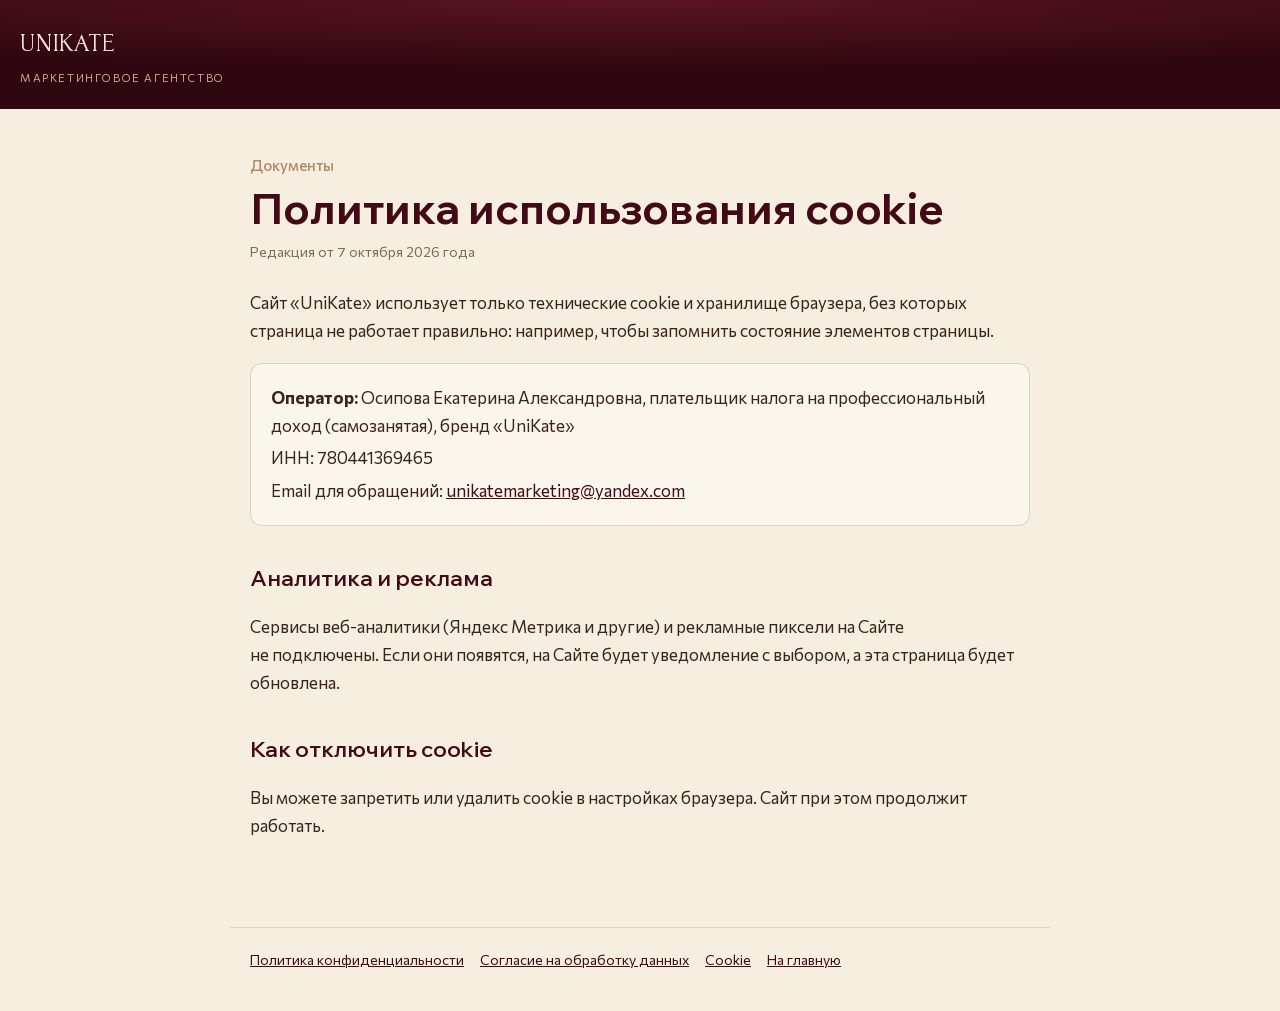
<file: new/cookies/index.html>
<!doctype html>
<html lang="ru"><head>
<meta charset="utf-8"><meta name="viewport" content="width=device-width,initial-scale=1">
<meta name="robots" content="noindex, nofollow">
<title>Политика использования cookie | UniKate</title>
<link href="../assets/gf/fonts.css" rel="stylesheet">
<style>
:root{--bordo:#420A17;--ink:#3A2418;--muted:#7D6C58;--caramel:#B08968;--vanilla:#F3EBD8}
*{box-sizing:border-box}
body{margin:0;background:#F6EEDF;color:var(--ink);font-family:'Commissioner',system-ui,sans-serif;font-size:17px;line-height:1.65}
header{background:radial-gradient(120% 90% at 50% 0%,#5A1422,#2E0710 72%);padding:22px 20px}
header a{color:#F3EBD8;text-decoration:none;font-family:'Forum',serif;font-size:26px;letter-spacing:.03em;text-transform:uppercase}
header span{display:block;font-size:11px;letter-spacing:1.6px;text-transform:uppercase;color:#CFA98C;margin-top:4px}
main{max-width:820px;margin:0 auto;padding:44px 20px 70px}
.eyebrow{color:var(--caramel);font-weight:500;font-size:15px;margin:0 0 6px}
h1{font-family:'Wix Madefor Display',sans-serif;font-weight:700;color:var(--bordo);font-size:clamp(28px,4vw,42px);line-height:1.2;margin:0 0 6px}
h2{font-family:'Wix Madefor Display',sans-serif;font-weight:600;color:var(--bordo);font-size:22px;margin:34px 0 10px}
.date{color:var(--muted);font-size:14px;margin:0 0 26px}
.card{background:#FBF6EC;border:1px solid rgba(176,137,104,.35);border-radius:12px;padding:16px 20px;margin:18px 0}
.card p{margin:4px 0}
a{color:var(--bordo)}
ul{padding-left:22px}
li{margin:4px 0}
footer{border-top:1px solid rgba(58,36,24,.12);max-width:820px;margin:0 auto;padding:20px 20px 40px;font-size:14px;color:var(--muted)}
footer a{margin-right:16px}
</style>
</head><body>
<header><a href="../">UniKate</a><span>Маркетинговое агентство</span></header>
<main>
<p class="eyebrow">Документы</p>
<h1>Политика использования cookie</h1>
<p class="date">Редакция от&nbsp;7 октября 2026 года</p>

<p>Сайт «UniKate» использует только технические cookie и&nbsp;хранилище браузера, без которых страница не&nbsp;работает правильно: например, чтобы запомнить состояние элементов страницы.</p>
<div class="card"><p><strong>Оператор:</strong> Осипова Екатерина Александровна, плательщик налога на&nbsp;профессиональный доход (самозанятая), бренд «UniKate»</p>
<p>ИНН: 780441369465</p><p>Email для обращений: <a href="mailto:unikatemarketing@yandex.com">unikatemarketing@yandex.com</a></p></div>
<h2>Аналитика и&nbsp;реклама</h2>
<p>Сервисы веб-аналитики (Яндекс&nbsp;Метрика и&nbsp;другие) и&nbsp;рекламные пиксели на&nbsp;Сайте не&nbsp;подключены. Если они появятся, на&nbsp;Сайте будет уведомление с&nbsp;выбором, а&nbsp;эта страница будет обновлена.</p>
<h2>Как отключить cookie</h2>
<p>Вы можете запретить или удалить cookie в&nbsp;настройках браузера. Сайт при этом продолжит работать.</p>

</main>
<footer><a href="../privacy/">Политика конфиденциальности</a><a href="../soglasie/">Согласие на&nbsp;обработку данных</a><a href="../cookies/">Cookie</a><a href="../">На&nbsp;главную</a></footer>
</body></html>
</file>
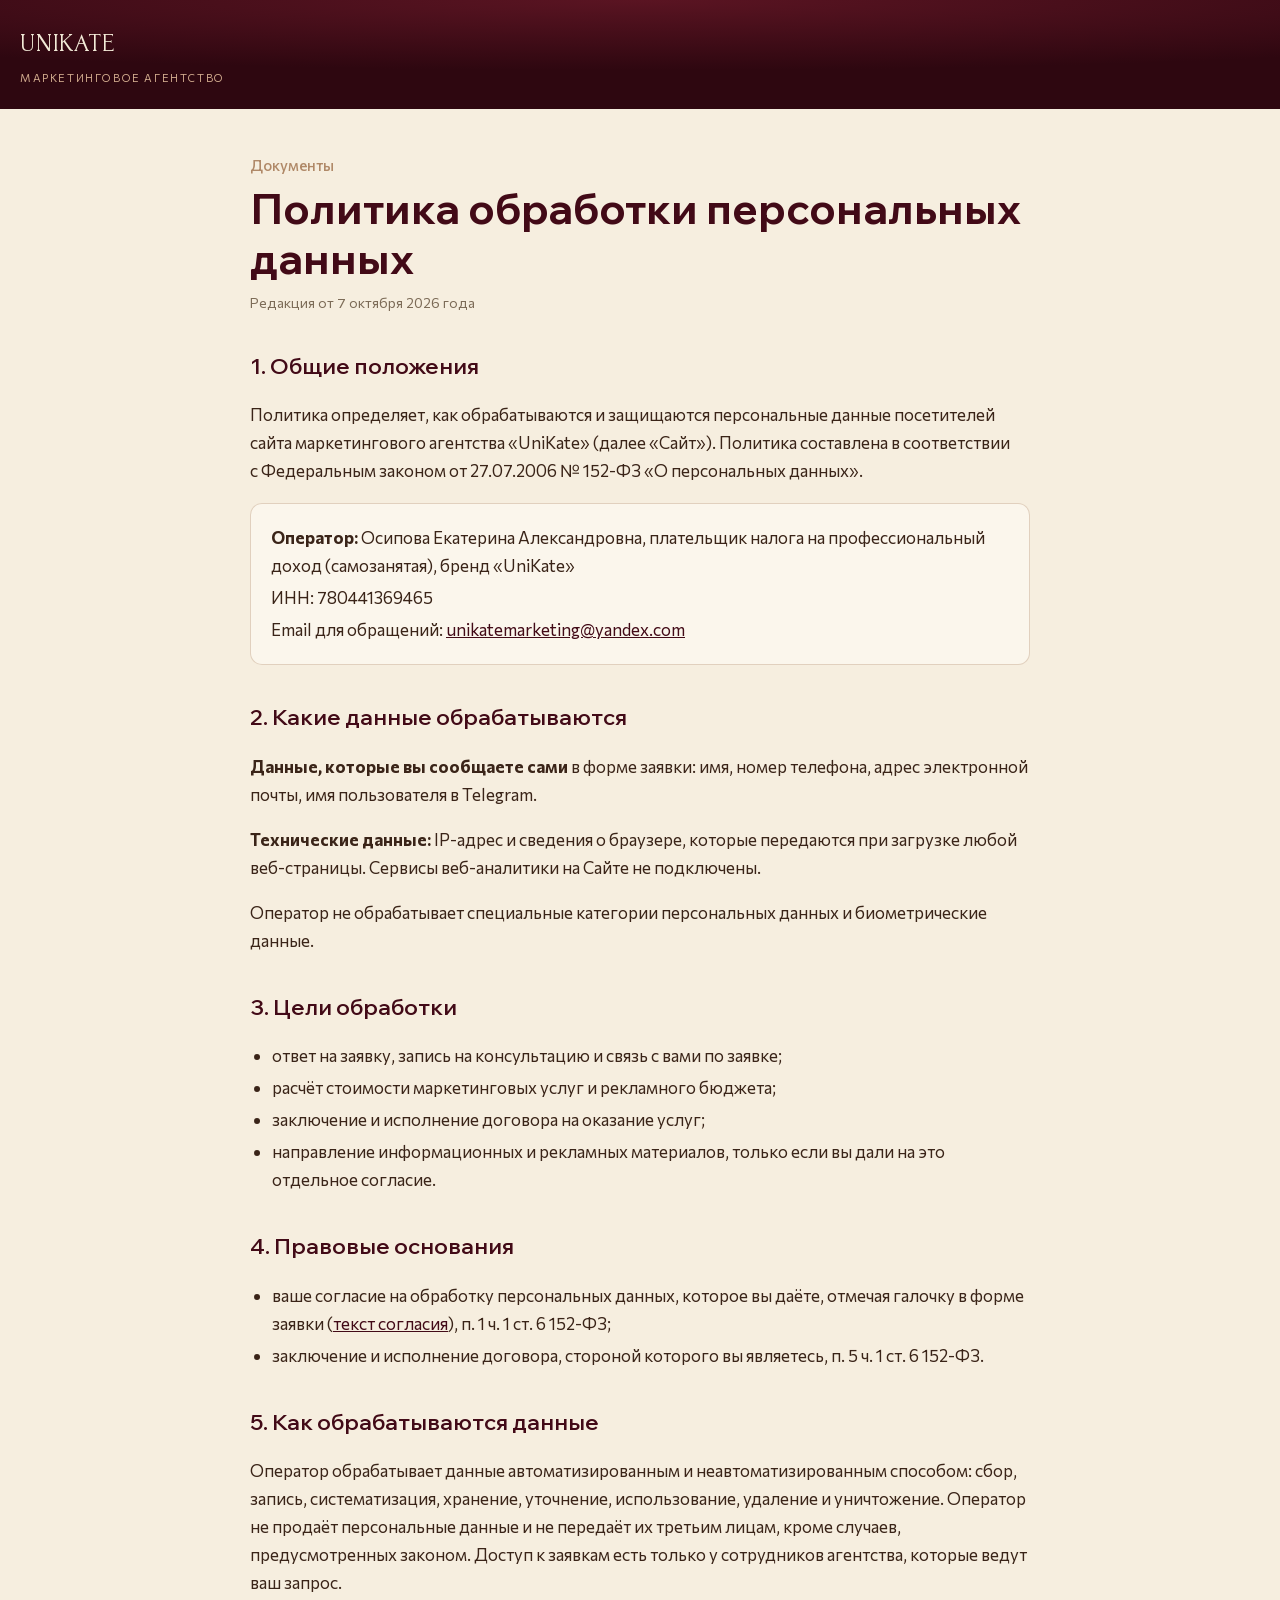
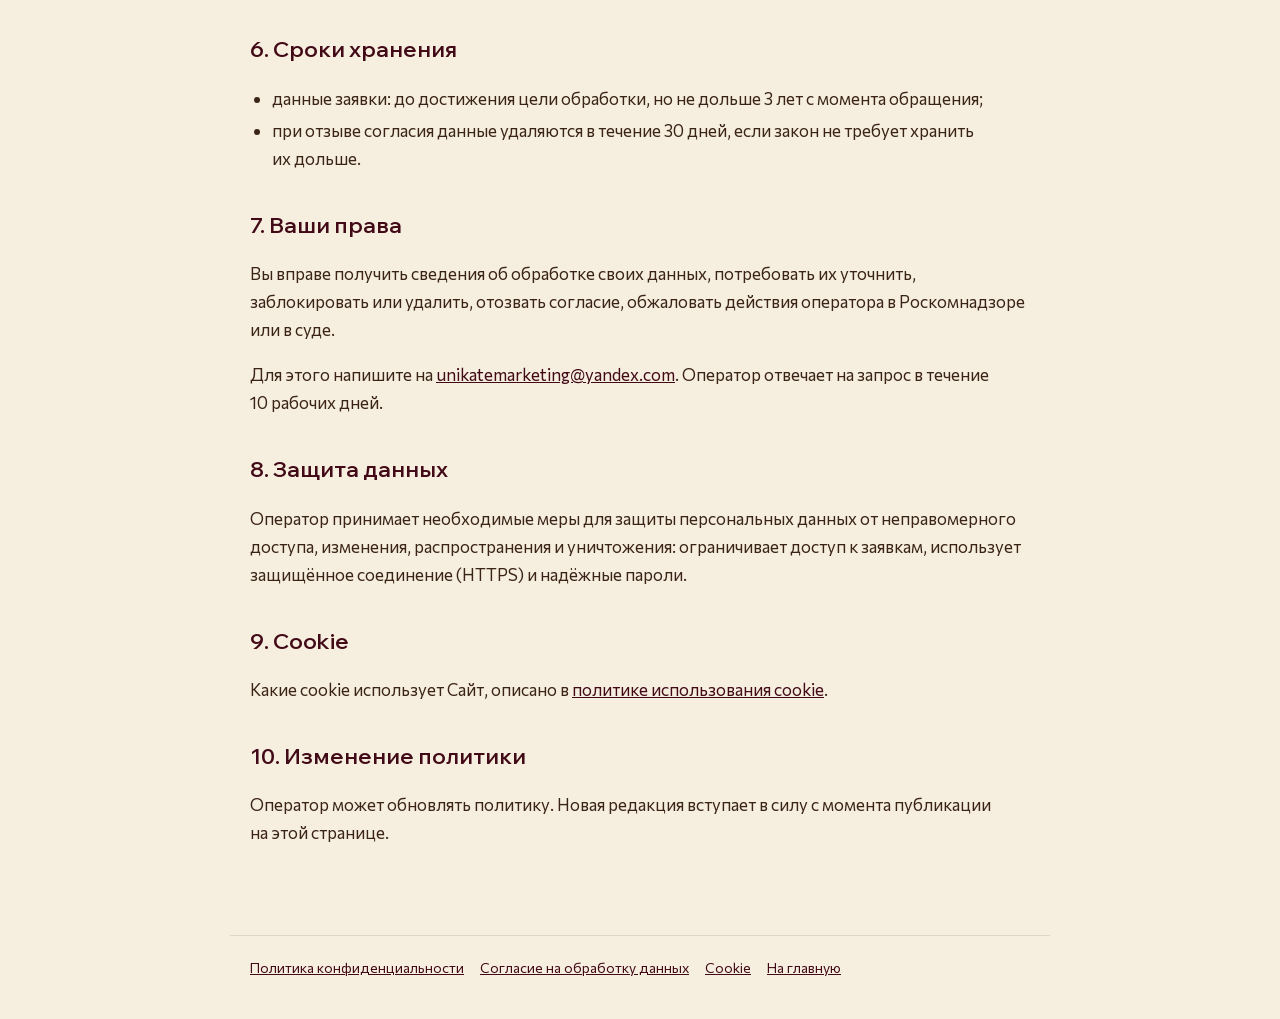
<file: new/privacy/index.html>
<!doctype html>
<html lang="ru"><head>
<meta charset="utf-8"><meta name="viewport" content="width=device-width,initial-scale=1">
<meta name="robots" content="noindex, nofollow">
<title>Политика обработки персональных данных | UniKate</title>
<link href="../assets/gf/fonts.css" rel="stylesheet">
<style>
:root{--bordo:#420A17;--ink:#3A2418;--muted:#7D6C58;--caramel:#B08968;--vanilla:#F3EBD8}
*{box-sizing:border-box}
body{margin:0;background:#F6EEDF;color:var(--ink);font-family:'Commissioner',system-ui,sans-serif;font-size:17px;line-height:1.65}
header{background:radial-gradient(120% 90% at 50% 0%,#5A1422,#2E0710 72%);padding:22px 20px}
header a{color:#F3EBD8;text-decoration:none;font-family:'Forum',serif;font-size:26px;letter-spacing:.03em;text-transform:uppercase}
header span{display:block;font-size:11px;letter-spacing:1.6px;text-transform:uppercase;color:#CFA98C;margin-top:4px}
main{max-width:820px;margin:0 auto;padding:44px 20px 70px}
.eyebrow{color:var(--caramel);font-weight:500;font-size:15px;margin:0 0 6px}
h1{font-family:'Wix Madefor Display',sans-serif;font-weight:700;color:var(--bordo);font-size:clamp(28px,4vw,42px);line-height:1.2;margin:0 0 6px}
h2{font-family:'Wix Madefor Display',sans-serif;font-weight:600;color:var(--bordo);font-size:22px;margin:34px 0 10px}
.date{color:var(--muted);font-size:14px;margin:0 0 26px}
.card{background:#FBF6EC;border:1px solid rgba(176,137,104,.35);border-radius:12px;padding:16px 20px;margin:18px 0}
.card p{margin:4px 0}
a{color:var(--bordo)}
ul{padding-left:22px}
li{margin:4px 0}
footer{border-top:1px solid rgba(58,36,24,.12);max-width:820px;margin:0 auto;padding:20px 20px 40px;font-size:14px;color:var(--muted)}
footer a{margin-right:16px}
</style>
</head><body>
<header><a href="../">UniKate</a><span>Маркетинговое агентство</span></header>
<main>
<p class="eyebrow">Документы</p>
<h1>Политика обработки персональных данных</h1>
<p class="date">Редакция от&nbsp;7 октября 2026 года</p>

<h2>1. Общие положения</h2>
<p>Политика определяет, как обрабатываются и&nbsp;защищаются персональные данные посетителей сайта маркетингового агентства «UniKate» (далее «Сайт»). Политика составлена в&nbsp;соответствии с&nbsp;Федеральным законом от&nbsp;27.07.2006 №&nbsp;152-ФЗ «О&nbsp;персональных данных».</p>
<div class="card"><p><strong>Оператор:</strong> Осипова Екатерина Александровна, плательщик налога на&nbsp;профессиональный доход (самозанятая), бренд «UniKate»</p>
<p>ИНН: 780441369465</p><p>Email для обращений: <a href="mailto:unikatemarketing@yandex.com">unikatemarketing@yandex.com</a></p></div>
<h2>2. Какие данные обрабатываются</h2>
<p><strong>Данные, которые вы сообщаете сами</strong> в&nbsp;форме заявки: имя, номер телефона, адрес электронной почты, имя пользователя в&nbsp;Telegram.</p>
<p><strong>Технические данные:</strong> IP-адрес и&nbsp;сведения о&nbsp;браузере, которые передаются при загрузке любой веб-страницы. Сервисы веб-аналитики на&nbsp;Сайте не&nbsp;подключены.</p>
<p>Оператор не&nbsp;обрабатывает специальные категории персональных данных и&nbsp;биометрические данные.</p>
<h2>3. Цели обработки</h2>
<ul><li>ответ на&nbsp;заявку, запись на&nbsp;консультацию и&nbsp;связь с&nbsp;вами по&nbsp;заявке;</li>
<li>расчёт стоимости маркетинговых услуг и&nbsp;рекламного бюджета;</li>
<li>заключение и&nbsp;исполнение договора на&nbsp;оказание услуг;</li>
<li>направление информационных и&nbsp;рекламных материалов, только если вы дали на&nbsp;это отдельное согласие.</li></ul>
<h2>4. Правовые основания</h2>
<ul><li>ваше согласие на&nbsp;обработку персональных данных, которое вы даёте, отмечая галочку в&nbsp;форме заявки (<a href="../soglasie/">текст согласия</a>), п.&nbsp;1 ч.&nbsp;1 ст.&nbsp;6 152-ФЗ;</li>
<li>заключение и&nbsp;исполнение договора, стороной которого вы являетесь, п.&nbsp;5 ч.&nbsp;1 ст.&nbsp;6 152-ФЗ.</li></ul>
<h2>5. Как обрабатываются данные</h2>
<p>Оператор обрабатывает данные автоматизированным и&nbsp;неавтоматизированным способом: сбор, запись, систематизация, хранение, уточнение, использование, удаление и&nbsp;уничтожение. Оператор не&nbsp;продаёт персональные данные и&nbsp;не&nbsp;передаёт их&nbsp;третьим лицам, кроме случаев, предусмотренных законом. Доступ к&nbsp;заявкам есть только у&nbsp;сотрудников агентства, которые ведут ваш запрос.</p>
<h2>6. Сроки хранения</h2>
<ul><li>данные заявки: до&nbsp;достижения цели обработки, но&nbsp;не&nbsp;дольше 3&nbsp;лет с&nbsp;момента обращения;</li>
<li>при отзыве согласия данные удаляются в&nbsp;течение 30&nbsp;дней, если закон не&nbsp;требует хранить их&nbsp;дольше.</li></ul>
<h2>7. Ваши права</h2>
<p>Вы вправе получить сведения об&nbsp;обработке своих данных, потребовать их&nbsp;уточнить, заблокировать или удалить, отозвать согласие, обжаловать действия оператора в&nbsp;Роскомнадзоре или в&nbsp;суде.</p>
<p>Для этого напишите на&nbsp;<a href="mailto:unikatemarketing@yandex.com">unikatemarketing@yandex.com</a>. Оператор отвечает на&nbsp;запрос в&nbsp;течение 10&nbsp;рабочих дней.</p>
<h2>8. Защита данных</h2>
<p>Оператор принимает необходимые меры для защиты персональных данных от&nbsp;неправомерного доступа, изменения, распространения и&nbsp;уничтожения: ограничивает доступ к&nbsp;заявкам, использует защищённое соединение (HTTPS) и&nbsp;надёжные пароли.</p>
<h2>9. Cookie</h2>
<p>Какие cookie использует Сайт, описано в&nbsp;<a href="../cookies/">политике использования cookie</a>.</p>
<h2>10. Изменение политики</h2>
<p>Оператор может обновлять политику. Новая редакция вступает в&nbsp;силу с&nbsp;момента публикации на&nbsp;этой странице.</p>

</main>
<footer><a href="../privacy/">Политика конфиденциальности</a><a href="../soglasie/">Согласие на&nbsp;обработку данных</a><a href="../cookies/">Cookie</a><a href="../">На&nbsp;главную</a></footer>
</body></html>
</file>
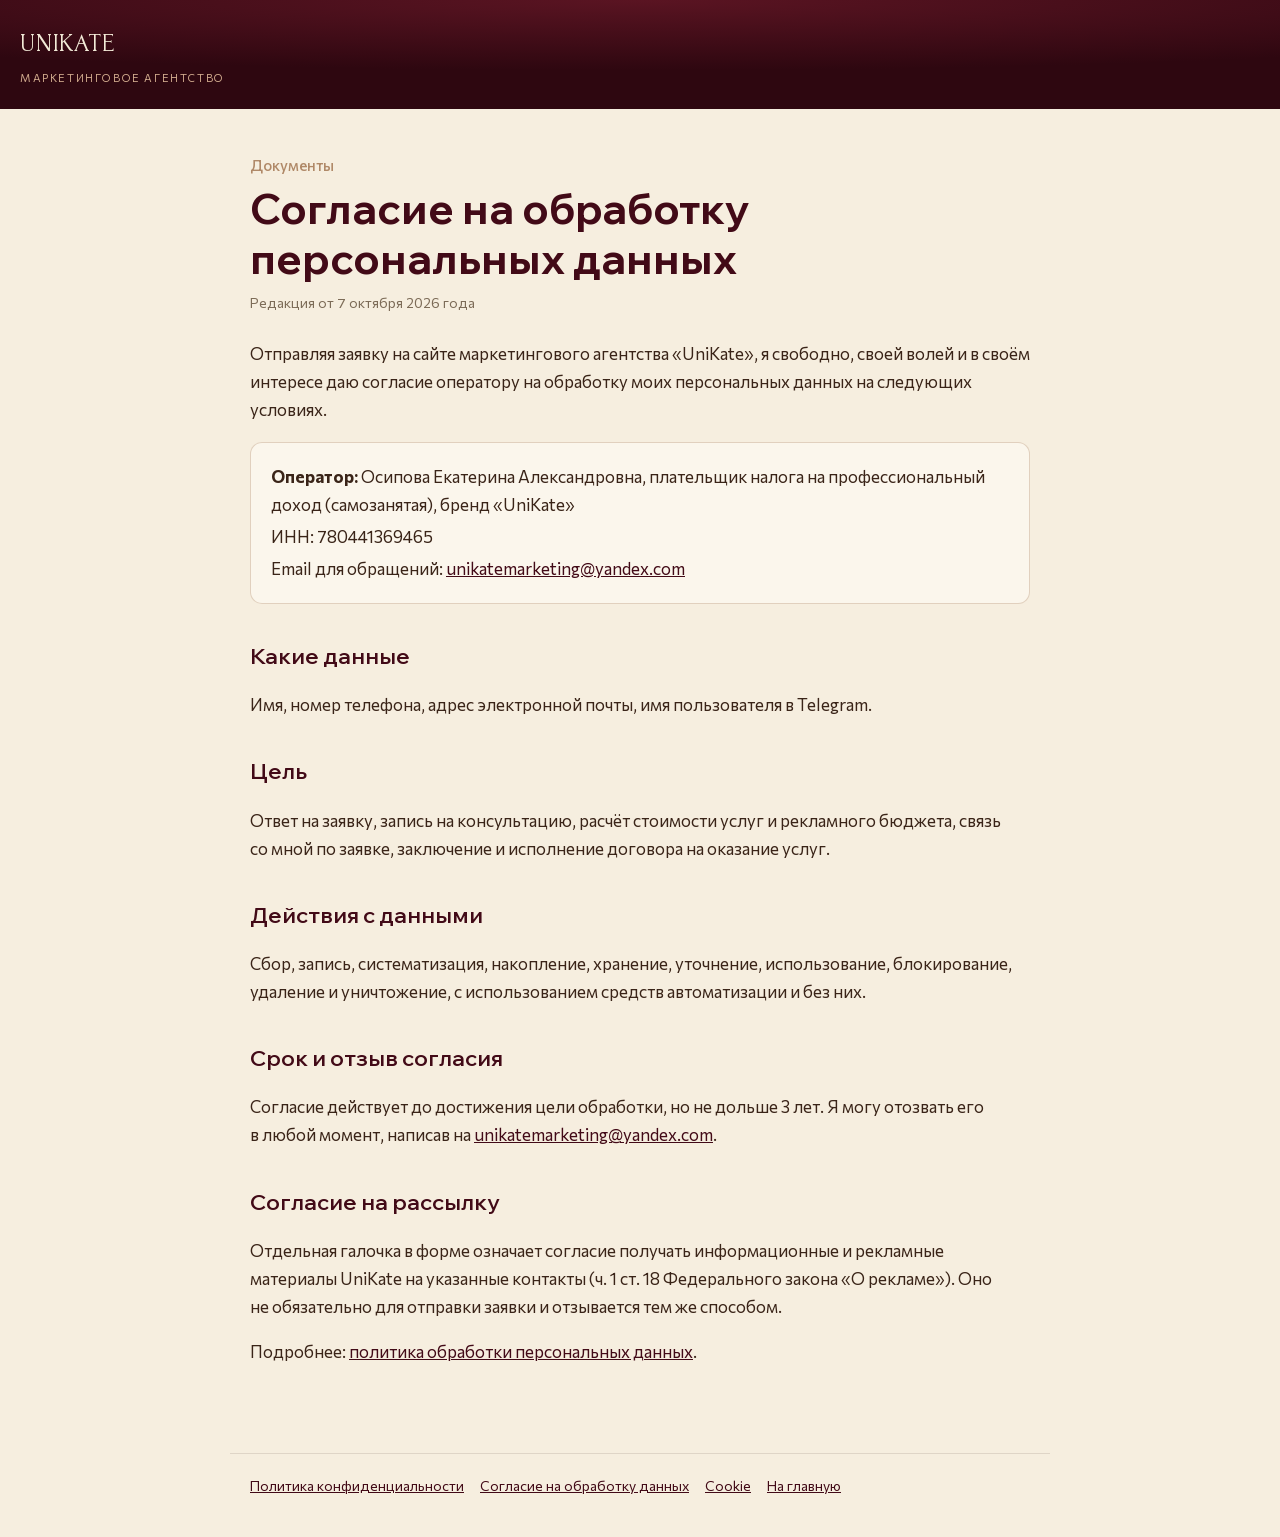
<file: new/soglasie/index.html>
<!doctype html>
<html lang="ru"><head>
<meta charset="utf-8"><meta name="viewport" content="width=device-width,initial-scale=1">
<meta name="robots" content="noindex, nofollow">
<title>Согласие на&nbsp;обработку персональных данных | UniKate</title>
<link href="../assets/gf/fonts.css" rel="stylesheet">
<style>
:root{--bordo:#420A17;--ink:#3A2418;--muted:#7D6C58;--caramel:#B08968;--vanilla:#F3EBD8}
*{box-sizing:border-box}
body{margin:0;background:#F6EEDF;color:var(--ink);font-family:'Commissioner',system-ui,sans-serif;font-size:17px;line-height:1.65}
header{background:radial-gradient(120% 90% at 50% 0%,#5A1422,#2E0710 72%);padding:22px 20px}
header a{color:#F3EBD8;text-decoration:none;font-family:'Forum',serif;font-size:26px;letter-spacing:.03em;text-transform:uppercase}
header span{display:block;font-size:11px;letter-spacing:1.6px;text-transform:uppercase;color:#CFA98C;margin-top:4px}
main{max-width:820px;margin:0 auto;padding:44px 20px 70px}
.eyebrow{color:var(--caramel);font-weight:500;font-size:15px;margin:0 0 6px}
h1{font-family:'Wix Madefor Display',sans-serif;font-weight:700;color:var(--bordo);font-size:clamp(28px,4vw,42px);line-height:1.2;margin:0 0 6px}
h2{font-family:'Wix Madefor Display',sans-serif;font-weight:600;color:var(--bordo);font-size:22px;margin:34px 0 10px}
.date{color:var(--muted);font-size:14px;margin:0 0 26px}
.card{background:#FBF6EC;border:1px solid rgba(176,137,104,.35);border-radius:12px;padding:16px 20px;margin:18px 0}
.card p{margin:4px 0}
a{color:var(--bordo)}
ul{padding-left:22px}
li{margin:4px 0}
footer{border-top:1px solid rgba(58,36,24,.12);max-width:820px;margin:0 auto;padding:20px 20px 40px;font-size:14px;color:var(--muted)}
footer a{margin-right:16px}
</style>
</head><body>
<header><a href="../">UniKate</a><span>Маркетинговое агентство</span></header>
<main>
<p class="eyebrow">Документы</p>
<h1>Согласие на&nbsp;обработку персональных данных</h1>
<p class="date">Редакция от&nbsp;7 октября 2026 года</p>

<p>Отправляя заявку на&nbsp;сайте маркетингового агентства «UniKate», я&nbsp;свободно, своей волей и&nbsp;в&nbsp;своём интересе даю согласие оператору на&nbsp;обработку моих персональных данных на&nbsp;следующих условиях.</p>
<div class="card"><p><strong>Оператор:</strong> Осипова Екатерина Александровна, плательщик налога на&nbsp;профессиональный доход (самозанятая), бренд «UniKate»</p>
<p>ИНН: 780441369465</p><p>Email для обращений: <a href="mailto:unikatemarketing@yandex.com">unikatemarketing@yandex.com</a></p></div>
<h2>Какие данные</h2>
<p>Имя, номер телефона, адрес электронной почты, имя пользователя в&nbsp;Telegram.</p>
<h2>Цель</h2>
<p>Ответ на&nbsp;заявку, запись на&nbsp;консультацию, расчёт стоимости услуг и&nbsp;рекламного бюджета, связь со&nbsp;мной по&nbsp;заявке, заключение и&nbsp;исполнение договора на&nbsp;оказание услуг.</p>
<h2>Действия с&nbsp;данными</h2>
<p>Сбор, запись, систематизация, накопление, хранение, уточнение, использование, блокирование, удаление и&nbsp;уничтожение, с&nbsp;использованием средств автоматизации и&nbsp;без них.</p>
<h2>Срок и&nbsp;отзыв согласия</h2>
<p>Согласие действует до&nbsp;достижения цели обработки, но&nbsp;не&nbsp;дольше 3&nbsp;лет. Я&nbsp;могу отозвать его в&nbsp;любой момент, написав на&nbsp;<a href="mailto:unikatemarketing@yandex.com">unikatemarketing@yandex.com</a>.</p>
<h2>Согласие на&nbsp;рассылку</h2>
<p>Отдельная галочка в&nbsp;форме означает согласие получать информационные и&nbsp;рекламные материалы UniKate на&nbsp;указанные контакты (ч.&nbsp;1 ст.&nbsp;18 Федерального закона «О&nbsp;рекламе»). Оно не&nbsp;обязательно для отправки заявки и&nbsp;отзывается тем же способом.</p>
<p>Подробнее: <a href="../privacy/">политика обработки персональных данных</a>.</p>

</main>
<footer><a href="../privacy/">Политика конфиденциальности</a><a href="../soglasie/">Согласие на&nbsp;обработку данных</a><a href="../cookies/">Cookie</a><a href="../">На&nbsp;главную</a></footer>
</body></html>
</file>
<file: new/assets/gf/fonts.css>
/* cyrillic-ext */
@font-face {
  font-family: 'Commissioner';
  font-style: normal;
  font-weight: 400;
  font-display: swap;
  src: url(Commissioner-400-cyrillic-ext.woff2) format('woff2');
  unicode-range: U+0460-052F, U+1C80-1C8A, U+20B4, U+2DE0-2DFF, U+A640-A69F, U+FE2E-FE2F;
}
/* cyrillic */
@font-face {
  font-family: 'Commissioner';
  font-style: normal;
  font-weight: 400;
  font-display: swap;
  src: url(Commissioner-400-cyrillic.woff2) format('woff2');
  unicode-range: U+0301, U+0400-045F, U+0490-0491, U+04B0-04B1, U+2116;
}
/* latin-ext */
@font-face {
  font-family: 'Commissioner';
  font-style: normal;
  font-weight: 400;
  font-display: swap;
  src: url(Commissioner-400-latin-ext.woff2) format('woff2');
  unicode-range: U+0100-02BA, U+02BD-02C5, U+02C7-02CC, U+02CE-02D7, U+02DD-02FF, U+0304, U+0308, U+0329, U+1D00-1DBF, U+1E00-1E9F, U+1EF2-1EFF, U+2020, U+20A0-20AB, U+20AD-20C4, U+2113, U+2C60-2C7F, U+A720-A7FF;
}
/* latin */
@font-face {
  font-family: 'Commissioner';
  font-style: normal;
  font-weight: 400;
  font-display: swap;
  src: url(Commissioner-400-latin.woff2) format('woff2');
  unicode-range: U+0000-00FF, U+0131, U+0152-0153, U+02BB-02BC, U+02C6, U+02DA, U+02DC, U+0304, U+0308, U+0329, U+2000-206F, U+20AC, U+2122, U+2191, U+2193, U+2212, U+2215, U+FEFF, U+FFFD;
}
/* cyrillic-ext */
@font-face {
  font-family: 'Commissioner';
  font-style: normal;
  font-weight: 500;
  font-display: swap;
  src: url(Commissioner-500-cyrillic-ext.woff2) format('woff2');
  unicode-range: U+0460-052F, U+1C80-1C8A, U+20B4, U+2DE0-2DFF, U+A640-A69F, U+FE2E-FE2F;
}
/* cyrillic */
@font-face {
  font-family: 'Commissioner';
  font-style: normal;
  font-weight: 500;
  font-display: swap;
  src: url(Commissioner-500-cyrillic.woff2) format('woff2');
  unicode-range: U+0301, U+0400-045F, U+0490-0491, U+04B0-04B1, U+2116;
}
/* latin-ext */
@font-face {
  font-family: 'Commissioner';
  font-style: normal;
  font-weight: 500;
  font-display: swap;
  src: url(Commissioner-500-latin-ext.woff2) format('woff2');
  unicode-range: U+0100-02BA, U+02BD-02C5, U+02C7-02CC, U+02CE-02D7, U+02DD-02FF, U+0304, U+0308, U+0329, U+1D00-1DBF, U+1E00-1E9F, U+1EF2-1EFF, U+2020, U+20A0-20AB, U+20AD-20C4, U+2113, U+2C60-2C7F, U+A720-A7FF;
}
/* latin */
@font-face {
  font-family: 'Commissioner';
  font-style: normal;
  font-weight: 500;
  font-display: swap;
  src: url(Commissioner-500-latin.woff2) format('woff2');
  unicode-range: U+0000-00FF, U+0131, U+0152-0153, U+02BB-02BC, U+02C6, U+02DA, U+02DC, U+0304, U+0308, U+0329, U+2000-206F, U+20AC, U+2122, U+2191, U+2193, U+2212, U+2215, U+FEFF, U+FFFD;
}
/* cyrillic-ext */
@font-face {
  font-family: 'Commissioner';
  font-style: normal;
  font-weight: 600;
  font-display: swap;
  src: url(Commissioner-600-cyrillic-ext.woff2) format('woff2');
  unicode-range: U+0460-052F, U+1C80-1C8A, U+20B4, U+2DE0-2DFF, U+A640-A69F, U+FE2E-FE2F;
}
/* cyrillic */
@font-face {
  font-family: 'Commissioner';
  font-style: normal;
  font-weight: 600;
  font-display: swap;
  src: url(Commissioner-600-cyrillic.woff2) format('woff2');
  unicode-range: U+0301, U+0400-045F, U+0490-0491, U+04B0-04B1, U+2116;
}
/* latin-ext */
@font-face {
  font-family: 'Commissioner';
  font-style: normal;
  font-weight: 600;
  font-display: swap;
  src: url(Commissioner-600-latin-ext.woff2) format('woff2');
  unicode-range: U+0100-02BA, U+02BD-02C5, U+02C7-02CC, U+02CE-02D7, U+02DD-02FF, U+0304, U+0308, U+0329, U+1D00-1DBF, U+1E00-1E9F, U+1EF2-1EFF, U+2020, U+20A0-20AB, U+20AD-20C4, U+2113, U+2C60-2C7F, U+A720-A7FF;
}
/* latin */
@font-face {
  font-family: 'Commissioner';
  font-style: normal;
  font-weight: 600;
  font-display: swap;
  src: url(Commissioner-600-latin.woff2) format('woff2');
  unicode-range: U+0000-00FF, U+0131, U+0152-0153, U+02BB-02BC, U+02C6, U+02DA, U+02DC, U+0304, U+0308, U+0329, U+2000-206F, U+20AC, U+2122, U+2191, U+2193, U+2212, U+2215, U+FEFF, U+FFFD;
}
/* cyrillic-ext */
@font-face {
  font-family: 'Commissioner';
  font-style: normal;
  font-weight: 700;
  font-display: swap;
  src: url(Commissioner-700-cyrillic-ext.woff2) format('woff2');
  unicode-range: U+0460-052F, U+1C80-1C8A, U+20B4, U+2DE0-2DFF, U+A640-A69F, U+FE2E-FE2F;
}
/* cyrillic */
@font-face {
  font-family: 'Commissioner';
  font-style: normal;
  font-weight: 700;
  font-display: swap;
  src: url(Commissioner-700-cyrillic.woff2) format('woff2');
  unicode-range: U+0301, U+0400-045F, U+0490-0491, U+04B0-04B1, U+2116;
}
/* latin-ext */
@font-face {
  font-family: 'Commissioner';
  font-style: normal;
  font-weight: 700;
  font-display: swap;
  src: url(Commissioner-700-latin-ext.woff2) format('woff2');
  unicode-range: U+0100-02BA, U+02BD-02C5, U+02C7-02CC, U+02CE-02D7, U+02DD-02FF, U+0304, U+0308, U+0329, U+1D00-1DBF, U+1E00-1E9F, U+1EF2-1EFF, U+2020, U+20A0-20AB, U+20AD-20C4, U+2113, U+2C60-2C7F, U+A720-A7FF;
}
/* latin */
@font-face {
  font-family: 'Commissioner';
  font-style: normal;
  font-weight: 700;
  font-display: swap;
  src: url(Commissioner-700-latin.woff2) format('woff2');
  unicode-range: U+0000-00FF, U+0131, U+0152-0153, U+02BB-02BC, U+02C6, U+02DA, U+02DC, U+0304, U+0308, U+0329, U+2000-206F, U+20AC, U+2122, U+2191, U+2193, U+2212, U+2215, U+FEFF, U+FFFD;
}
/* cyrillic-ext */
@font-face {
  font-family: 'Forum';
  font-style: normal;
  font-weight: 400;
  font-display: swap;
  src: url(Forum-400-cyrillic-ext.woff2) format('woff2');
  unicode-range: U+0460-052F, U+1C80-1C8A, U+20B4, U+2DE0-2DFF, U+A640-A69F, U+FE2E-FE2F;
}
/* cyrillic */
@font-face {
  font-family: 'Forum';
  font-style: normal;
  font-weight: 400;
  font-display: swap;
  src: url(Forum-400-cyrillic.woff2) format('woff2');
  unicode-range: U+0301, U+0400-045F, U+0490-0491, U+04B0-04B1, U+2116;
}
/* latin-ext */
@font-face {
  font-family: 'Forum';
  font-style: normal;
  font-weight: 400;
  font-display: swap;
  src: url(Forum-400-latin-ext.woff2) format('woff2');
  unicode-range: U+0100-02BA, U+02BD-02C5, U+02C7-02CC, U+02CE-02D7, U+02DD-02FF, U+0304, U+0308, U+0329, U+1D00-1DBF, U+1E00-1E9F, U+1EF2-1EFF, U+2020, U+20A0-20AB, U+20AD-20C4, U+2113, U+2C60-2C7F, U+A720-A7FF;
}
/* latin */
@font-face {
  font-family: 'Forum';
  font-style: normal;
  font-weight: 400;
  font-display: swap;
  src: url(Forum-400-latin.woff2) format('woff2');
  unicode-range: U+0000-00FF, U+0131, U+0152-0153, U+02BB-02BC, U+02C6, U+02DA, U+02DC, U+0304, U+0308, U+0329, U+2000-206F, U+20AC, U+2122, U+2191, U+2193, U+2212, U+2215, U+FEFF, U+FFFD;
}
/* cyrillic-ext */
@font-face {
  font-family: 'Wix Madefor Display';
  font-style: normal;
  font-weight: 500;
  font-display: swap;
  src: url(WixMadeforDisplay-500-cyrillic-ext.woff2) format('woff2');
  unicode-range: U+0460-052F, U+1C80-1C8A, U+20B4, U+2DE0-2DFF, U+A640-A69F, U+FE2E-FE2F;
}
/* cyrillic */
@font-face {
  font-family: 'Wix Madefor Display';
  font-style: normal;
  font-weight: 500;
  font-display: swap;
  src: url(WixMadeforDisplay-500-cyrillic.woff2) format('woff2');
  unicode-range: U+0301, U+0400-045F, U+0490-0491, U+04B0-04B1, U+2116;
}
/* latin-ext */
@font-face {
  font-family: 'Wix Madefor Display';
  font-style: normal;
  font-weight: 500;
  font-display: swap;
  src: url(WixMadeforDisplay-500-latin-ext.woff2) format('woff2');
  unicode-range: U+0100-02BA, U+02BD-02C5, U+02C7-02CC, U+02CE-02D7, U+02DD-02FF, U+0304, U+0308, U+0329, U+1D00-1DBF, U+1E00-1E9F, U+1EF2-1EFF, U+2020, U+20A0-20AB, U+20AD-20C4, U+2113, U+2C60-2C7F, U+A720-A7FF;
}
/* latin */
@font-face {
  font-family: 'Wix Madefor Display';
  font-style: normal;
  font-weight: 500;
  font-display: swap;
  src: url(WixMadeforDisplay-500-latin.woff2) format('woff2');
  unicode-range: U+0000-00FF, U+0131, U+0152-0153, U+02BB-02BC, U+02C6, U+02DA, U+02DC, U+0304, U+0308, U+0329, U+2000-206F, U+20AC, U+2122, U+2191, U+2193, U+2212, U+2215, U+FEFF, U+FFFD;
}
/* cyrillic-ext */
@font-face {
  font-family: 'Wix Madefor Display';
  font-style: normal;
  font-weight: 600;
  font-display: swap;
  src: url(WixMadeforDisplay-600-cyrillic-ext.woff2) format('woff2');
  unicode-range: U+0460-052F, U+1C80-1C8A, U+20B4, U+2DE0-2DFF, U+A640-A69F, U+FE2E-FE2F;
}
/* cyrillic */
@font-face {
  font-family: 'Wix Madefor Display';
  font-style: normal;
  font-weight: 600;
  font-display: swap;
  src: url(WixMadeforDisplay-600-cyrillic.woff2) format('woff2');
  unicode-range: U+0301, U+0400-045F, U+0490-0491, U+04B0-04B1, U+2116;
}
/* latin-ext */
@font-face {
  font-family: 'Wix Madefor Display';
  font-style: normal;
  font-weight: 600;
  font-display: swap;
  src: url(WixMadeforDisplay-600-latin-ext.woff2) format('woff2');
  unicode-range: U+0100-02BA, U+02BD-02C5, U+02C7-02CC, U+02CE-02D7, U+02DD-02FF, U+0304, U+0308, U+0329, U+1D00-1DBF, U+1E00-1E9F, U+1EF2-1EFF, U+2020, U+20A0-20AB, U+20AD-20C4, U+2113, U+2C60-2C7F, U+A720-A7FF;
}
/* latin */
@font-face {
  font-family: 'Wix Madefor Display';
  font-style: normal;
  font-weight: 600;
  font-display: swap;
  src: url(WixMadeforDisplay-600-latin.woff2) format('woff2');
  unicode-range: U+0000-00FF, U+0131, U+0152-0153, U+02BB-02BC, U+02C6, U+02DA, U+02DC, U+0304, U+0308, U+0329, U+2000-206F, U+20AC, U+2122, U+2191, U+2193, U+2212, U+2215, U+FEFF, U+FFFD;
}
/* cyrillic-ext */
@font-face {
  font-family: 'Wix Madefor Display';
  font-style: normal;
  font-weight: 700;
  font-display: swap;
  src: url(WixMadeforDisplay-700-cyrillic-ext.woff2) format('woff2');
  unicode-range: U+0460-052F, U+1C80-1C8A, U+20B4, U+2DE0-2DFF, U+A640-A69F, U+FE2E-FE2F;
}
/* cyrillic */
@font-face {
  font-family: 'Wix Madefor Display';
  font-style: normal;
  font-weight: 700;
  font-display: swap;
  src: url(WixMadeforDisplay-700-cyrillic.woff2) format('woff2');
  unicode-range: U+0301, U+0400-045F, U+0490-0491, U+04B0-04B1, U+2116;
}
/* latin-ext */
@font-face {
  font-family: 'Wix Madefor Display';
  font-style: normal;
  font-weight: 700;
  font-display: swap;
  src: url(WixMadeforDisplay-700-latin-ext.woff2) format('woff2');
  unicode-range: U+0100-02BA, U+02BD-02C5, U+02C7-02CC, U+02CE-02D7, U+02DD-02FF, U+0304, U+0308, U+0329, U+1D00-1DBF, U+1E00-1E9F, U+1EF2-1EFF, U+2020, U+20A0-20AB, U+20AD-20C4, U+2113, U+2C60-2C7F, U+A720-A7FF;
}
/* latin */
@font-face {
  font-family: 'Wix Madefor Display';
  font-style: normal;
  font-weight: 700;
  font-display: swap;
  src: url(WixMadeforDisplay-700-latin.woff2) format('woff2');
  unicode-range: U+0000-00FF, U+0131, U+0152-0153, U+02BB-02BC, U+02C6, U+02DA, U+02DC, U+0304, U+0308, U+0329, U+2000-206F, U+20AC, U+2122, U+2191, U+2193, U+2212, U+2215, U+FEFF, U+FFFD;
}
/* cyrillic-ext */
@font-face {
  font-family: 'Wix Madefor Display';
  font-style: normal;
  font-weight: 800;
  font-display: swap;
  src: url(WixMadeforDisplay-800-cyrillic-ext.woff2) format('woff2');
  unicode-range: U+0460-052F, U+1C80-1C8A, U+20B4, U+2DE0-2DFF, U+A640-A69F, U+FE2E-FE2F;
}
/* cyrillic */
@font-face {
  font-family: 'Wix Madefor Display';
  font-style: normal;
  font-weight: 800;
  font-display: swap;
  src: url(WixMadeforDisplay-800-cyrillic.woff2) format('woff2');
  unicode-range: U+0301, U+0400-045F, U+0490-0491, U+04B0-04B1, U+2116;
}
/* latin-ext */
@font-face {
  font-family: 'Wix Madefor Display';
  font-style: normal;
  font-weight: 800;
  font-display: swap;
  src: url(WixMadeforDisplay-800-latin-ext.woff2) format('woff2');
  unicode-range: U+0100-02BA, U+02BD-02C5, U+02C7-02CC, U+02CE-02D7, U+02DD-02FF, U+0304, U+0308, U+0329, U+1D00-1DBF, U+1E00-1E9F, U+1EF2-1EFF, U+2020, U+20A0-20AB, U+20AD-20C4, U+2113, U+2C60-2C7F, U+A720-A7FF;
}
/* latin */
@font-face {
  font-family: 'Wix Madefor Display';
  font-style: normal;
  font-weight: 800;
  font-display: swap;
  src: url(WixMadeforDisplay-800-latin.woff2) format('woff2');
  unicode-range: U+0000-00FF, U+0131, U+0152-0153, U+02BB-02BC, U+02C6, U+02DA, U+02DC, U+0304, U+0308, U+0329, U+2000-206F, U+20AC, U+2122, U+2191, U+2193, U+2212, U+2215, U+FEFF, U+FFFD;
}
</file>
